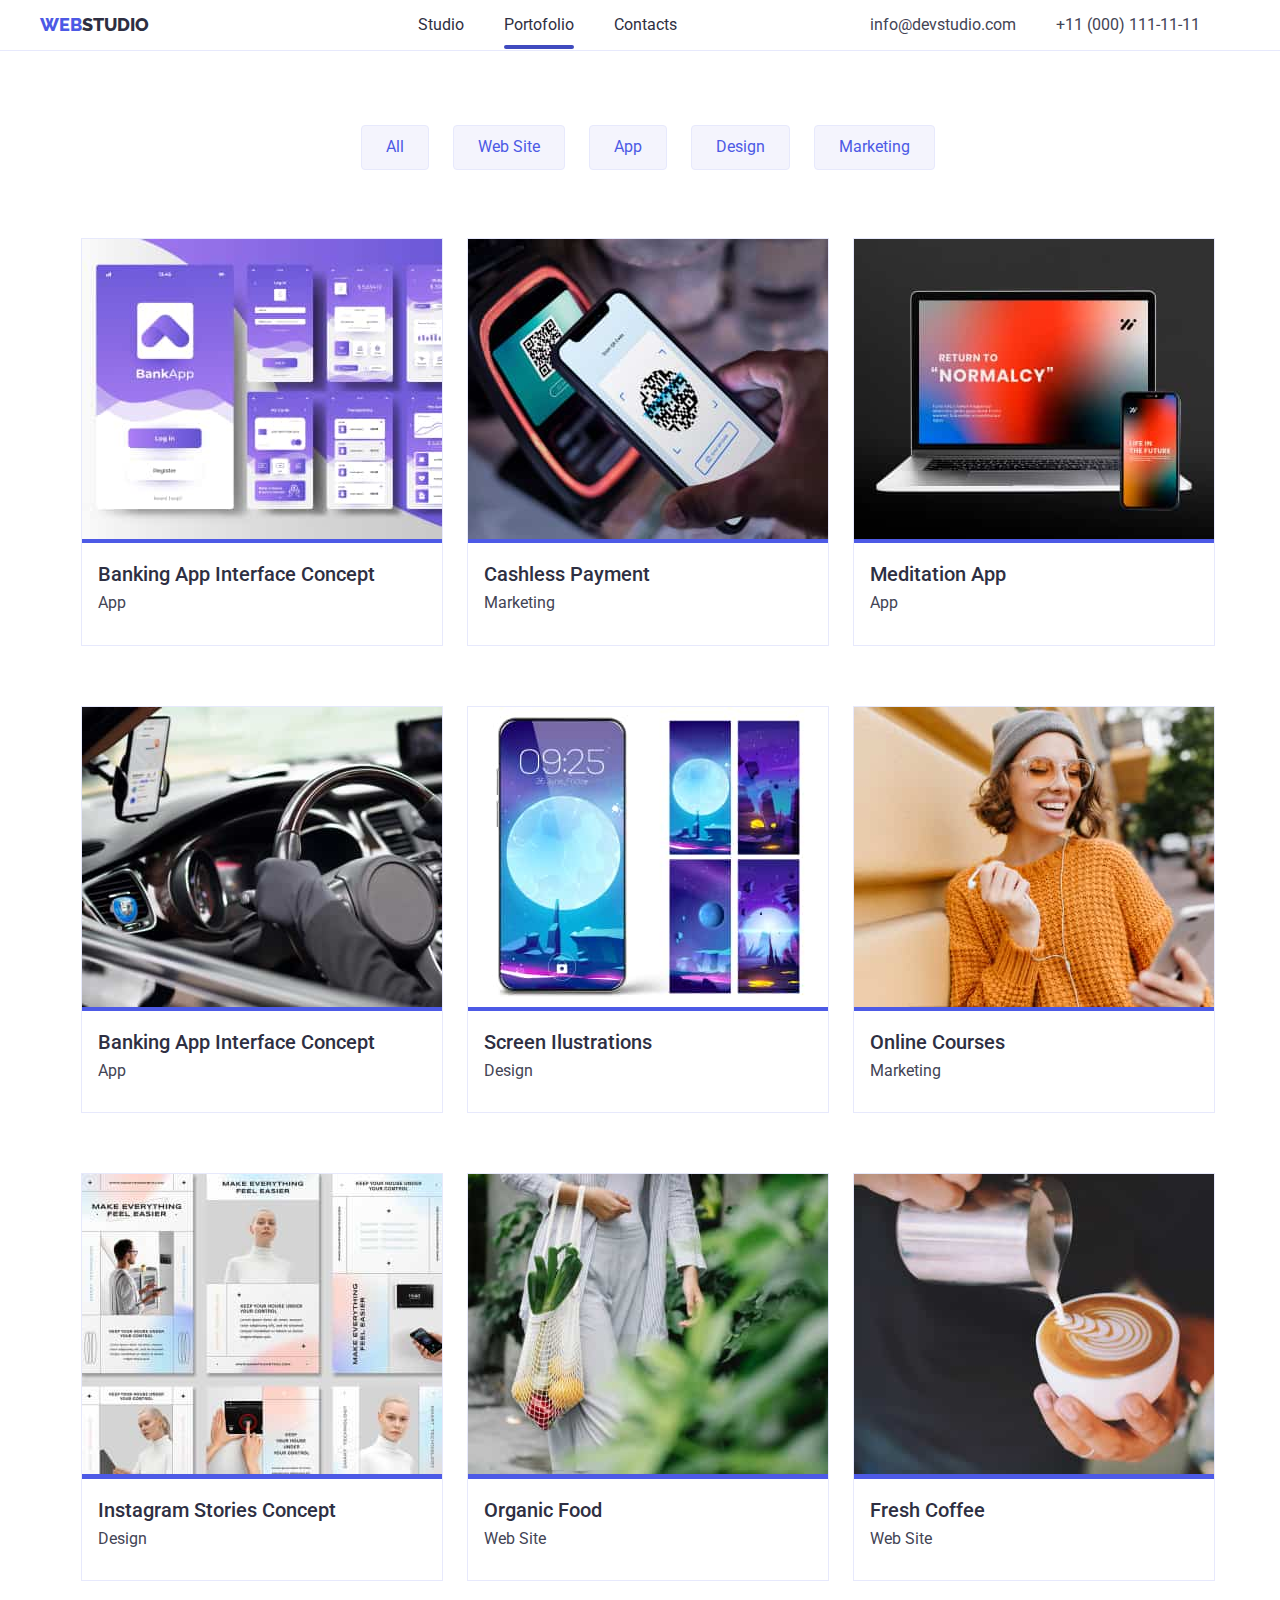
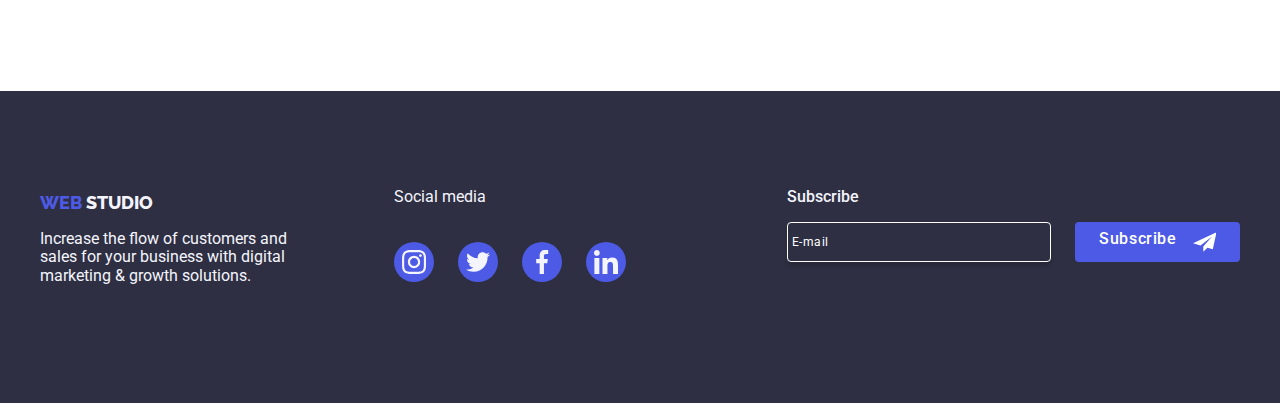
<file: portofolio.html>
<!DOCTYPE html>
<html lang="en">
  <head>
    <meta charset="UTF-8" />
    <meta name="viewport" content="width=device-width, initial-scale=1.0" />
    <title>Portofoliu</title>
    <link
      rel="stylesheet"
      href="https://cdnjs.cloudflare.com/ajax/libs/modern-normalize/1.0.0/modern-normalize.min.css"
    />
    <link rel="stylesheet" href="./css/styles.css" />
    <link
      href="https://fonts.googleapis.com/css?family=Raleway|Roboto"
      rel="stylesheet"
    />
  </head>

  <body>
    <!--Header-->
    <header class="main-header">
      <div class="container">
        <a class="logo-site" href="index.html">STUDIO</a>

        <nav class="main-nav">
          <!-- Navigarea către alte pagini -->
          <ul>
            <li><a href="index.html" class="nav-link">Studio</a></li>
            <li>
              <a href="portofolio.html" class="nav-link active-page"
                >Portofolio</a
              >
            </li>
            <li><a href="contacts.html" class="nav-link">Contacts</a></li>
          </ul>
        </nav>
        <div class="contact">
          <a href="mailto:info@devstudio.com">info@devstudio.com</a>
          <a href="tel:+11000111-11-11">+11 (000) 111-11-11</a>
        </div>
      </div>
    </header>

    <!--Main-->
    <main>
      <!--Filters section-->
      <section class="filters-section">
        <div class="container">
          <ul>
            <li><button class="button-selection" type="button">All</button></li>
            <li>
              <button class="button-selection" type="button">Web Site</button>
            </li>
            <li><button class="button-selection" type="button">App</button></li>
            <li>
              <button class="button-selection" type="button">Design</button>
            </li>
            <li>
              <button class="button-selection" type="button">Marketing</button>
            </li>
          </ul>
        </div>
      </section>
      <!--First row section-->
      <section class="row-section first-row-section">
        <div class="container">
          <ul>
            <li>
              <div class="overlay-image">
                <img
                  src="./images/banking-app.jpg"
                  alt="Banking App"
                  width="360"
                />
                <div class="overlay">
                  <p class="overlay-text">
                    14 Stylish and User-Friendly App Design Concepts · Task
                    Manager App · Calorie Tracker App · Exotic Fruit Ecommerce
                    App · Cloud Storage App
                  </p>
                </div>
              </div>
              <h3>Banking App Interface Concept</h3>
              <span>App</span>
            </li>
            <li>
              <div class="overlay-image">
                <img
                  src="./images/cashless-payment.jpg"
                  alt="Cashless Payment"
                  width="360"
                />
                <div class="overlay">
                  <p class="overlay-text">
                    14 Stylish and User-Friendly App Design Concepts · Task
                    Manager App · Calorie Tracker App · Exotic Fruit Ecommerce
                    App · Cloud Storage App
                  </p>
                </div>
              </div>

              <h3>Cashless Payment</h3>
              <span>Marketing</span>
            </li>
            <li>
              <div class="overlay-image">
                <img
                  src="./images/meditation-app.jpg"
                  alt="Meditation App"
                  width="360"
                />
                <div class="overlay">
                  <p class="overlay-text">
                    14 Stylish and User-Friendly App Design Concepts · Task
                    Manager App · Calorie Tracker App · Exotic Fruit Ecommerce
                    App · Cloud Storage App
                  </p>
                </div>
              </div>
              <h3>Meditation App</h3>
              <span>App</span>
            </li>
          </ul>
        </div>
      </section>
      <!--Second row section-->
      <section class="row-section second-row-section">
        <div class="container">
          <ul>
            <li>
              <div class="overlay-image">
                <img
                  src="./images/taxi-service.jpg"
                  alt="Taxi Service"
                  width="360"
                />
                <div class="overlay">
                  <p class="overlay-text">
                    14 Stylish and User-Friendly App Design Concepts · Task
                    Manager App · Calorie Tracker App · Exotic Fruit Ecommerce
                    App · Cloud Storage App
                  </p>
                </div>
              </div>
              <h3>Banking App Interface Concept</h3>
              <span>App</span>
            </li>
            <li>
              <div class="overlay-image">
                <img
                  src="./images/screen-ilustrations.jpg"
                  alt="Screen Ilustrations"
                  width="360"
                />
                <div class="overlay">
                  <p class="overlay-text">
                    14 Stylish and User-Friendly App Design Concepts · Task
                    Manager App · Calorie Tracker App · Exotic Fruit Ecommerce
                    App · Cloud Storage App
                  </p>
                </div>
              </div>
              <h3>Screen Ilustrations</h3>
              <span>Design</span>
            </li>
            <li>
              <div class="overlay-image">
                <img
                  src="./images/online-courses.jpg"
                  alt="Online Courses"
                  width="360"
                />
                <div class="overlay">
                  <p class="overlay-text">
                    14 Stylish and User-Friendly App Design Concepts · Task
                    Manager App · Calorie Tracker App · Exotic Fruit Ecommerce
                    App · Cloud Storage App
                  </p>
                </div>
              </div>
              <h3>Online Courses</h3>
              <span>Marketing</span>
            </li>
          </ul>
        </div>
      </section>
      <!--Third row section-->
      <section class="row-section third-row-section">
        <div class="container">
          <ul>
            <li>
              <div class="overlay-image">
                <img
                  src="./images/stories-concept.jpg"
                  alt="Instagram Stories Concept"
                  width="360"
                />
                <div class="overlay">
                  <p class="overlay-text">
                    14 Stylish and User-Friendly App Design Concepts · Task
                    Manager App · Calorie Tracker App · Exotic Fruit Ecommerce
                    App · Cloud Storage App
                  </p>
                </div>
              </div>
              <h3>Instagram Stories Concept</h3>
              <span>Design</span>
            </li>
            <li>
              <div class="overlay-image">
                <img
                  src="./images/organic-food.jpg"
                  alt="Organic Food"
                  width="360"
                />
                <div class="overlay">
                  <p class="overlay-text">
                    14 Stylish and User-Friendly App Design Concepts · Task
                    Manager App · Calorie Tracker App · Exotic Fruit Ecommerce
                    App · Cloud Storage App
                  </p>
                </div>
              </div>
              <h3>Organic Food</h3>
              <span>Web Site</span>
            </li>
            <li>
              <div class="overlay-image">
                <img
                  src="./images/coffee-cup.jpg"
                  alt="Fresh Coffee"
                  width="360"
                />
                <div class="overlay">
                  <p class="overlay-text">
                    14 Stylish and User-Friendly App Design Concepts · Task
                    Manager App · Calorie Tracker App · Exotic Fruit Ecommerce
                    App · Cloud Storage App
                  </p>
                </div>
              </div>
              <h3>Fresh Coffee</h3>
              <span>Web Site</span>
            </li>
          </ul>
        </div>
      </section>
    </main>

    <!--Footer-->
    <footer class="main-footer">
      <div class="container">
        <div class="logo-footer">
          <a class="logo-site" href="index.html">
            <span class="web">WEB</span>
            <span class="studio">STUDIO</span>
          </a>
          <p>
            Increase the flow of customers and <br />
            sales for your business with digital <br />
            marketing & growth solutions.
          </p>
        </div>

        <div class="social-media">
          <p>Social media</p>
          <div class="icons-list-footer">
            <a
              href="https://www.instagram.com/"
              target="_blank"
              class="icon-footer"
              aria-label="instagram-link"
            >
              <svg>
                <use href="./images/icons/symbol-defs.svg#icon-instagram"></use>
              </svg>
            </a>
            <a
              href="https://www.twitter.com/"
              target="_blank"
              class="icon-footer"
              aria-label="twitter-link"
            >
              <svg>
                <use href="./images/icons/symbol-defs.svg#icon-twitter"></use>
              </svg>
            </a>
            <a
              href="https://www.facebook.com/"
              target="_blank"
              class="icon-footer"
              aria-label="facebook-link"
            >
              <svg>
                <use href="./images/icons/symbol-defs.svg#icon-facebook"></use>
              </svg>
            </a>
            <a
              href="https://www.linkedin.com/"
              target="_blank"
              class="icon-footer"
              aria-label="linkedin-link"
            >
              <svg>
                <use href="./images/icons/symbol-defs.svg#icon-linkedin"></use>
              </svg>
            </a>
          </div>
        </div>

        <div class="subscribe-item">
          <p class="subscribe-text">Subscribe</p>
          <div>
            <form class="subscribe-form">
              <div class="subscribe-group">
                <input
                  name="subscribe"
                  type="email"
                  id="subscribe"
                  class="subscribe-input"
                  required
                />
                <label for="subscribe" class="subscribe-label">E-mail</label>
              </div>
              <div>
                <button type="submit" class="subscribe-btn">
                  <span class="subscribe-btn-text">Subscribe</span>
                  <svg class="subscribe-btn-icon">
                    <use
                      href="./images/icons/symbol-defs.svg#icon-subscribe"
                    ></use>
                  </svg>
                </button>
              </div>
            </form>
          </div>
        </div>
      </div>
    </footer>
  </body>
</html>
</file>
<file: css/styles.css>
:root {
    --white: #fff;
    --navy-blue: #2E2F42;
    --iris: #4D5AE5;
    --black: #000;
    --cloud: #F4F4FD;
    --ocean: #404BBF;
    --cornflower: #E7E9FC;
    --slate: #434455;
    --lightblue:#0096ff;
    --navy-blue-modal: #2e2f4266;
    --modal-background: #fcfcfc;
    --modal-close-btn: #2e2f42;
    --modal-btn-bg: #e7e9fc;
    --active-page-bg: #404bbf;
    --overlay-bg: #4d5ae5;
    --overlay-text-color: #f4f4fd;
    --transition: 250ms cubic-bezier(0.4, 0, 0.2, 1);
    --form-heading-color: #2e2f42;
    --form-label-color: #8e8f99;
    --form-icon-color: #2e2f42;
    --checkbox-color: #4d5ae5;
    --checkbox-text-color: #8e8f99;
    --checkbox-policy-txt-color: #4d5ae5;
    --subscribe-text-color: #fff;
    --subscribe-btn-bg-color: #4d5ae5;
}

.container{
    width: 1200px;
}

body{
    font-family: 'Roboto',
        sans-serif;
}

.is-hidden {
    visibility: hidden;
    scale: 1.05;
}

.modal {
    position: fixed;
    top: 0;
    left: 0;
    width: 100vw;
    height: 100vh;
    display: flex;
    justify-content: center;
    align-items: center;
    background: var(--navy-blue-modal);
}

.modal-content {
    position: relative;
    background-color: var(--modal-background);
    border-radius: 4px;
    box-shadow: 0 1px 1px 0 rgba(0, 0, 0, 0.14), 0 1px 3px 0 rgba(0, 0, 0, 0.12),
        0 1px 2px 0 rgba(0, 0, 0, 0.2);
    padding: 24px;
    width: 408px;
    height: 584px;
    display: flex;
    flex-direction: column;
    align-items: center;
    transition: transform var(--transition);
}

.modal-heading {
    font-weight: 500;
    font-size: 16px;
    line-height: 1.5;
    letter-spacing: 0.02em;
    text-align: center;
    color: var(--form-heading-color);
    margin-top: 40px;
    margin-bottom: 16px;
}

.form-group {
    position: relative;
    display: flex;
    flex-direction: column;
    gap: 4px;
    margin-bottom: 8px;
}

.form-input:focus {
    outline: none;
    border-color:var(--iris);
}

.form-input:focus + .form-icon {
    color: var(--iris);
    fill:var(--iris);
}

.form-icon {
    position: absolute;
    padding: 3px 0px;
    width: 18px;
    height: 24px;
    top: calc(50%);
    left: 16px;
    fill: var(--form-icon-color);
}

.form-input {
    border: 1px solid rgba(46, 47, 66, 0.4);
    border-radius: 4px;
    width: 360px;
    height: 40px;
}

.form-group .form-input {
    left: 0.5rem;
    padding-left: 2.5rem;
}

.form-label {
    font-size: 12px;
    line-height: 1.16667;
    letter-spacing: 0.04em;
    color: var(--form-label-color);
    text-align: left;
}

.form-textarea {
    font-weight: 400;
    font-size: 12px;
    line-height: 1.16667;
    letter-spacing: 0.04em;
    color: rgba(46, 47, 66, 0.4);
    border: 1px solid rgba(46, 47, 66, 0.4);
    border-radius: 4px;
    width: 360px;
    height: 120px;
}

.form-textarea:focus {
    outline: none;
    border-color: var(--iris);
}

.agree-check {
    display: flex;
    justify-content: center;
    align-items: center;
    margin-bottom: 15px;
}

.agree-check .checkmark {
    appearance: none;
    width: 16px;
    height: 16px;
    margin-right: 8px;
    border-radius: 2px;
    border: 1px solid rgba(46, 47, 66, 0.4);
    cursor: pointer;
}

.agree-check .checkmark:checked{
    background: var(--checkbox-color) url(./../images/icons/symbol-defs.svg#icon-checkmark) no-repeat center;
    fill: white;
    border-color: var(--checkbox-color);
    outline: none;
    stroke: var(--checkbox-color);
    stroke-width: 0.2;
}

.check-text {
    font-weight: 400;
    font-size: 12px;
    line-height: 1.16667;
    letter-spacing: 0.04em;
    color: var(--checkbox-text-color);
}

.check-policy {
    line-height: 1.33333;
    text-decoration: underline;
    text-decoration-skip-ink: none;
    color: var(--checkbox-policy-txt-color);
}

.modal-send-btn {
    border-radius: 4px;
    padding: 16px 32px;
    width: 169px;
    height: 56px;
    box-shadow: 0 4px 4px 0 rgba(0, 0, 0, 0.15);
    background:var(--iris);
    font-weight: 500;
    font-size: 16px;
    line-height: 1.5;
    letter-spacing: 0.04em;
    text-align: center;
    color: #fff;
    cursor: pointer;
    border-style: none;
}

.modal-send-btn:hover {
    background-color: #404bbf;
    transform: scale(1.05);
    transition: background-color var(--transition);
}

.close-btn {
    position: absolute;
    top: 24px;
    right: 24px;
    border-radius: 50%;
    width: 24px;
    height: 24px;
    color: var(--modal-close-btn);
    background-color: var(--modal-btn-bg);
    display: flex;
    justify-content: center;
    align-items: center;
    outline: none;
    border-style: none;
    margin-bottom: 24px;
    cursor: pointer;
}

.main-header {
    background-color: var(--white);
    border-bottom: 1px solid #e7e9fc;
    display: flex;
    justify-content:center;
    align-items: center;
}

.main-header .container{
    display: flex;
    justify-content: space-between;
    align-items: center;
}

.main-header .logo-site {
    font-size: 18px;
    font-family: Raleway;
    font-weight: 800;
    text-decoration: none;
    color: var(--navy-blue);
    margin-right: 76px;
    display: flex;
    justify-content: center;
    align-items: center;
    transition: transform var(--transition);
}

.main-header .logo-site::before{
    color: var(--iris);
    content: "WEB";
    transition: transform var(--transition);
}

.contact a{
    text-decoration: none;
    color: var(--slate);
    padding-right: 40px;
}

.contact{
    display: flex;
    justify-content:center;
    align-items: center;
}

.contact a:hover {
    color: #404bbf;
}

.main-nav ul{
    display: flex;
    justify-content: space-between;
}

.main-nav li a{
    color: var(--navy-blue);
    text-decoration: none;
    transition: color var(--white), color var(--transition);
}

.main-nav li{
    list-style-type: none;
    margin-right: 40px;
}

.nav-link {
    position: relative;
    padding-bottom: 20px;
}

.active-page::after {
    content: "";
    position: absolute;
    bottom: 5px;
    left: 0;
    width: 100%;
    height: 4px;
    border-radius: 2px;
    background-color: var(--active-page-bg);
}

section {
    display: flex;
    justify-content: center;
    padding: 94px 0;
    align-items:center;
    text-align: center;
}

.effective-solution-section {
    height: 600px;
    background-image:linear-gradient(to bottom,
        rgba(46, 47, 66, 0.7), rgba(46, 47, 66, 0.7)),
        url("../images/people-office.jpg");
    background-repeat: no-repeat;
    background-size: cover;
    background-color: var(--navy-blue);
}

h1 {
    color: var(--white);
    font-weight: 700;
    font-size: 56px;
    line-height: 107%;
    width: 496px;
    margin-bottom: 48px;
    margin-left: auto;
    margin-right: auto;
}

.button-order {
    background-color: var(--iris);
    color: var(--white);
    padding: 16px 32px;
    margin: 0 auto;
    border-style: none;
    border-radius: 4px;
}

.button-order:hover {
    cursor: pointer;
    transition-duration: 0.4s;
    background-color: var(--cloud);
    color: var(--ocean);
}

.description-section ul{
    display: flex;
}

.description-section li {
    margin-right:24px; 
    list-style-type: none;
}

.description-section{
    margin-bottom: -120px;
}

.description-section h3{
    color: var(--navy-blue);
    font-weight: 500;
    font-size: 20px;
    margin-bottom: 8px;
    text-align: left;
}

.description-icons {
    border-radius: 4px;
    width: 264px;
    height: 112px;
    background: #f4f4fd;
    display: flex;
    justify-content: center;
    align-items: center;
}

.description-icons svg {
    width: 64px;
    height: 64px;
}

h2 {
    color: var(--navy-blue);
    font-weight: 700;
    font-size: 36px;
    margin-bottom: 72px;
    text-align: center;
}

.what-are-we-doing-section ul{
    display: flex;
    flex-wrap: wrap;
}

.what-are-we-doing-section li {
    list-style-type: none;
    margin-right: 24px;
}

.our-team-section{
    background-color:var(--cloud) ;
}

.our-team-section ul{
    display: flex;
    justify-content: space-evenly;
    flex-wrap: wrap;
}

.our-team-section li {
    list-style-type: none;
    margin-right: 24px;
    background-color: white;
    padding-bottom: 32px;
    display: flex;
    flex-direction: column;
}

.our-team-section span {
    color: var(--slate);
    font-size: 16px;
}

.our-team-section h3 {
    color: var(--navy-blue);
    font-weight: 500;
    font-size: 20px;
    margin-bottom: 8px;
    text-align: center;
}

.icons-list {
    display: flex;
    justify-content: center;
    gap: 10px;
    margin-top: 30px;
}

.icons-list .icon svg {
    width: 20px;
    height: 20px;
}

.icons-list .icon {
    width: 44px;
    height: 44px;
    border-radius: 50%;
    background-color: var(--iris);
    display: flex;
    justify-content: center;
    align-items: center;
    color: var(--cloud);
}

.icons-list .icon:hover{
    background-color: var(--lightblue);
}


p{
    color: var(--slate);
    font-size: 16px;
    text-align: left;
}

.customers-section {
    padding-top: 120px;
    padding-bottom: 120px;
}

.customers-section .customers-icons-list {
    display: flex;
    gap: 24px;
    margin-top: 72px;
    justify-content: center;
}

.customers-icons-list .customers-icons svg {
    width: 104px;
    height: 56px;
}

.customers-icons-list .customers-icons {
    border: 1px solid #8e8f99;
    border-radius: 4px;
    width: 168px;
    height: 88px;
    display: flex;
    justify-content: center;
    align-items: center;
}

.customers-icons svg:hover{
    filter: invert(41%) sepia(65%) saturate(3049%) hue-rotate(184deg) brightness(102%) contrast(110%);
    transform: scale(1.05);
}

.customers-icons:hover {
    border: 1px solid var(--lightblue);
}

/* Footer */

.main-footer {
    box-sizing: border-box;
    background-color: var(--navy-blue);
    color: var(--cloud);
    display: flex;
    align-items:center;
    justify-content: center;
    height: 312px;    
    width: 100%;
}

.main-footer .container{
display: flex;
    align-items: center;
    justify-content: center;
}

.logo-footer, .social-media{
    display: flex;
    flex-direction: column;
    flex-basis: 100%;
    flex: 1;
}

.social-media {
    margin-bottom: 40px;
} 


.main-footer .logo-site .web {
    color: var(--iris);
}

.main-footer .logo-site .studio, .main-footer p{
    color: var(--cloud);
}

.main-footer .logo-site {
    font-size: 18px;
    font-family: Raleway;
    font-weight: 800;
    text-decoration: none;
    transition: transform var(--transition);
}

.icons-list-footer {
    display: flex;
    gap: 24px;
    margin-top: 20px;
}

.icon-footer svg {
    width: 24px;
    height: 24px;
}

.icon-footer {
    width: 40px;
    height: 40px;
    background-color: var(--iris);
    border-radius: 50%;
    display: flex;
    justify-content: center;
    align-items: center;
    color: var(--cloud);
}

.main-footer svg:hover {
    filter: invert(41%) sepia(65%) saturate(3049%) hue-rotate(184deg) brightness(102%) contrast(110%);
}

.subscribe-item {
    padding-top: 80px;
    padding-left: 40px;
    margin-bottom: 140px;
}

.subscribe-text {
    font-weight: 500;
    color: var(--subscribe-text-color);
}

.subscribe-form {
    display: flex;
}

.subscribe-group {
    position: relative;
    margin: 16px, 0;
}

.subscribe-label {
    position: absolute;
    top: 50%;
    left: 5px;
    transform: translateY(-50%);
    font-size: 12px;
    line-height: 2;
    letter-spacing: 0.04em;
    color: var(--subscribe-text-color);
    pointer-events: none;
    transition: .5s;
}

.subscribe-input {
    border: 1px solid #fff;
    border-radius: 4px;
    width: 264px;
    height: 40px;
    box-shadow: 0 4px 4px 0 rgba(0, 0, 0, 0.15);
    background: transparent;
    outline: none;
    color: #fff;
}

.subscribe-group input:focus~label,
.subscribe-group input:valid~label {
    top: 0;
    font-size: 12px;
    background: var(--footer-bg-color);
}

.subscribe-btn {
    border-radius: 4px;
    padding: 8px 24px;
    width: 165px;
    height: 40px;
    background: var(--subscribe-btn-bg-color);
    display: flex;
    justify-content: center;
    margin-left: 24px;
    cursor: pointer;
    border-style: none;
}

.subscribe-btn:hover {
    background-color: #404bbf;
    transform: scale(1.05);
    transition: background-color var(--transition);
}

.subscribe-btn-text {
    font-weight: 500;
    letter-spacing: 0.04em;
    text-align: center;
    color: #fff;
}

.subscribe-btn-icon {
    width: 24px;
    height: 24px;
    color: #fff;
    margin-left: 16px;

}

/* Portofolio */

.filters-section{
    margin-bottom: -152px;
    margin-top: -36px;
}

.filters-section ul {
    display: flex;
    align-items: center;
    justify-content:center;

}

.filters-section li {
    list-style-type: none;
    margin-right: 24px;
}

.button-selection {
    color: var(--iris);
    background-color: var(--cloud);
    text-align: center;
    border-color: var(--cornflower);
    padding: 12px 24px 12px 24px;
    border-width: 1px;
    border-radius: 4px;
    border-style: solid;
}

.button-selection:hover {
    cursor: pointer;
    transition-duration: 0.4s;
    background-color: var(--ocean);
    color: var(--white);
}

.row-section{
    background-color: white;
    
}

.third-row-section{
    margin-bottom: 160px;
}
.row-section ul {
    display: flex;
    justify-content: center;
}

.row-section li {
    list-style-type: none;
    margin-right: 24px;
    background-color: white;
    padding-bottom: 32px;
    display: flex;
    flex-direction: column;
    border-style: solid;
    border-color: var(--cornflower);
    border-width: 1px;
    margin-bottom: -160px;
}
.row-section li:hover {
    box-shadow: 0 2px 1px 0 rgba(46, 47, 66, 0.08),
        0 1px 1px 0 rgba(46, 47, 66, 0.16), 0 1px 6px 0 rgba(46, 47, 66, 0.08);
}
.row-section span {
    color: var(--slate);
    font-size: 16px;
    text-align: left;
    padding-left: 16px;
}

.row-section h3 {
    color: var(--navy-blue);
    font-weight: 500;
    font-size: 20px;
    margin-bottom: 8px;
    text-align: left;
    padding-left: 16px;
}

.portofolio{
    margin-top: 160px;
}

.overlay-image {
    position: relative;
    overflow: hidden;
}

.overlay {
    position: absolute;
    top: 0px;
    width: 360px;
    height: 300px;
    padding: 40px 32px;
    background-image: url(../images/overlay-iris-color.jpg);
    transform: translateY(100%);
    transition: transform var(--transition);
}

.overlay-image:hover .overlay {
    transform: translateY(0px);
}

.overlay-text {
    color: var(--overlay-text-color);
}
</file>
